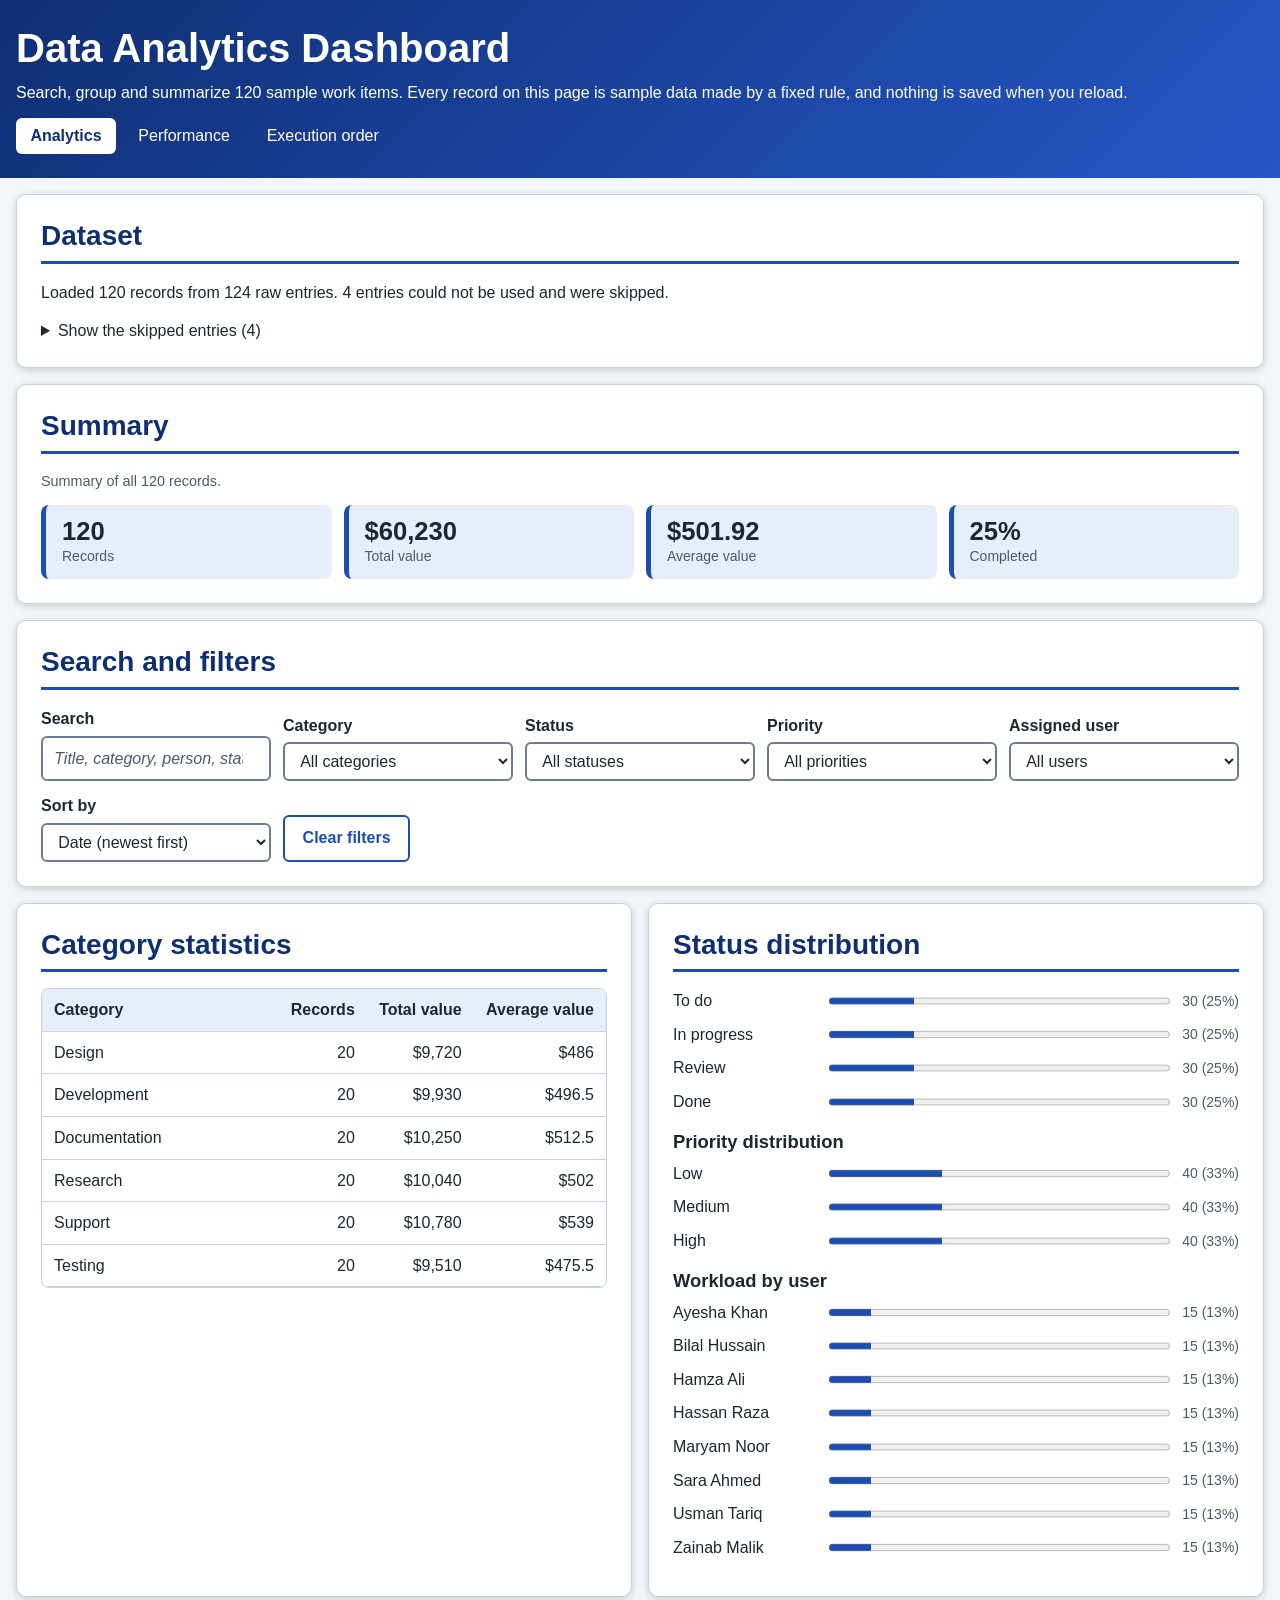
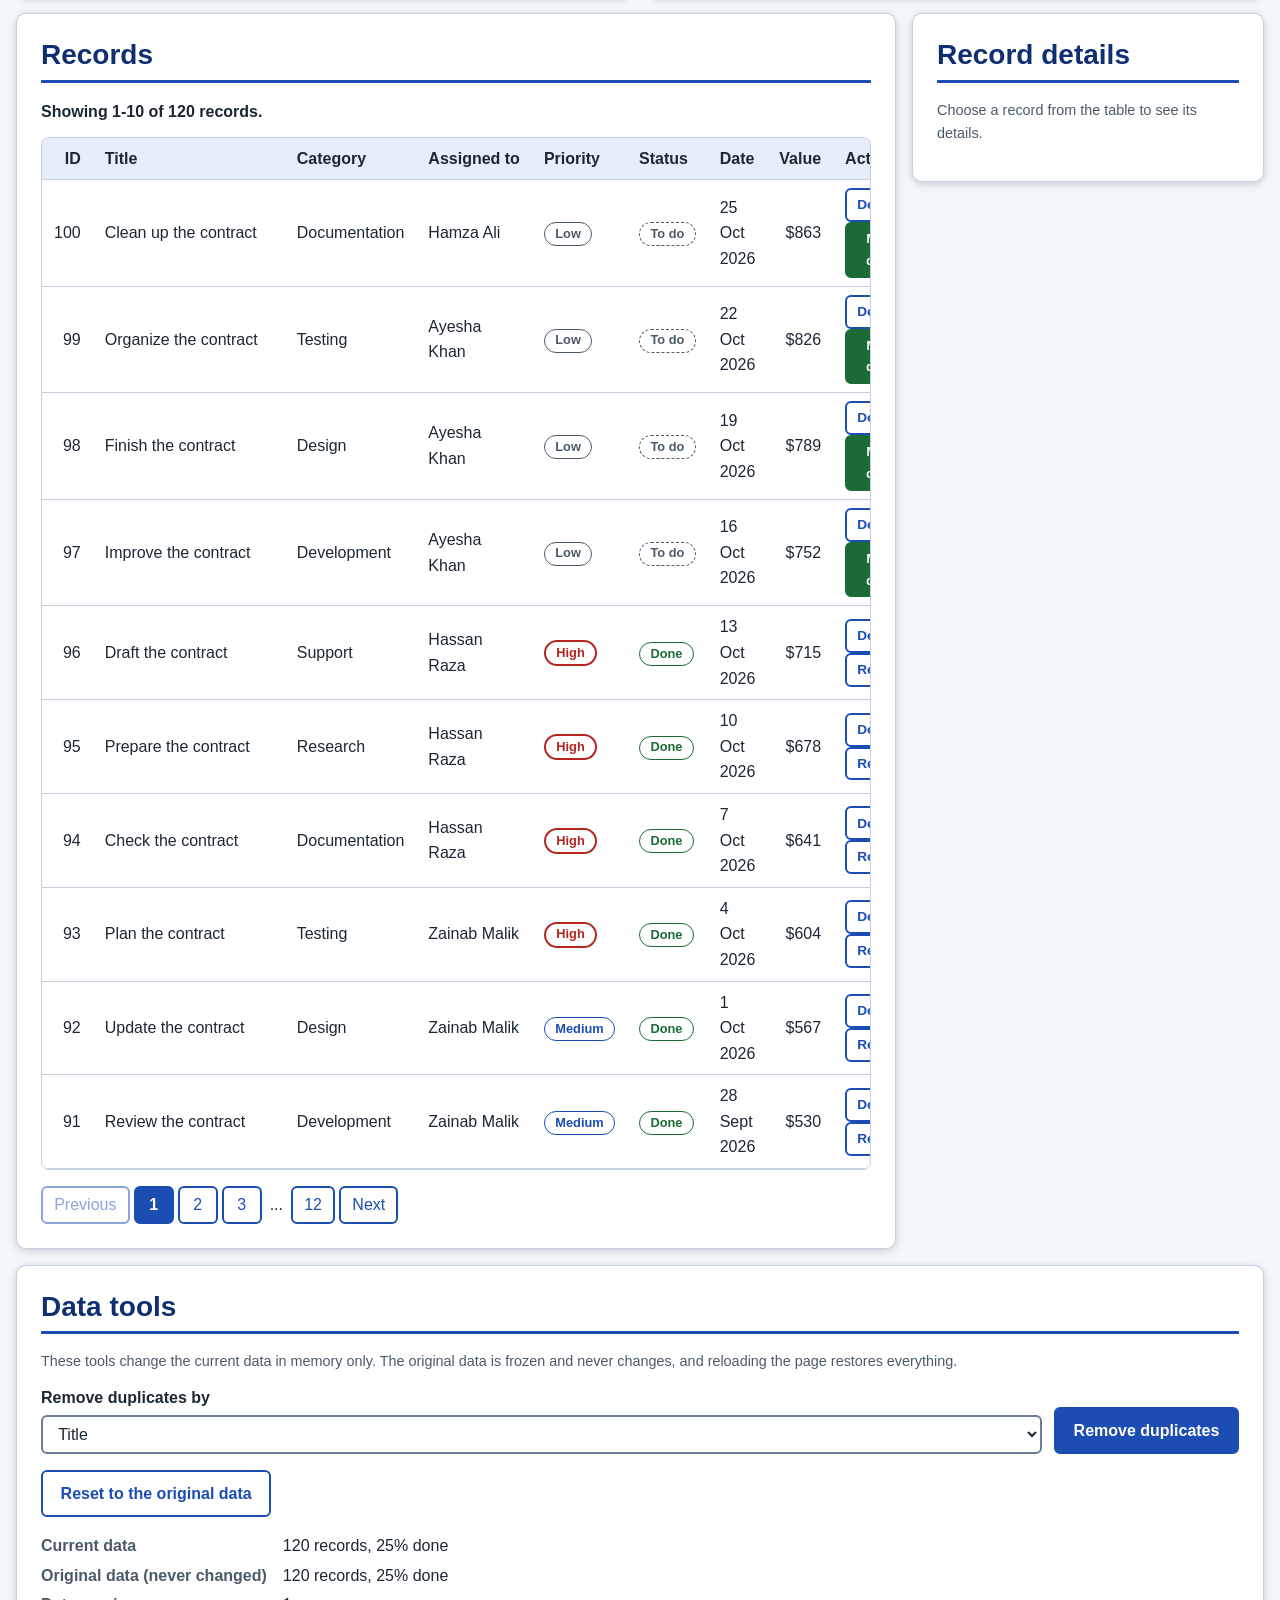
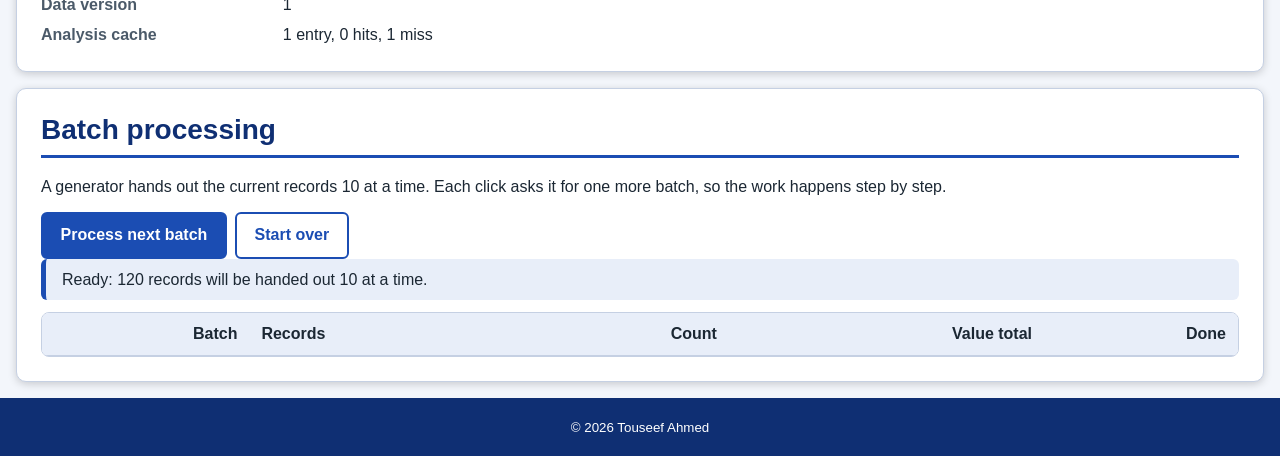
<file: Index.html>
<!DOCTYPE html>
<html lang="en">

<head>
    <meta charset="UTF-8">
    <meta name="viewport" content="width=device-width, initial-scale=1">
    <meta name="description" content="Analytics dashboard for 120 sample records, built with Map, Set, iterators, generators and functional programming.">
    <meta name="author" content="Touseef Ahmed">
    <link rel="stylesheet" href="style.css">
    <script type="module" src="js/pages/dashboard.js"></script>
    <title>Data Analytics Dashboard | Bloomrix</title>
</head>

<body>
    <a class="skip-link" href="#main-content">Skip to main content</a>

    <header class="site-header">
        <h1>Data Analytics Dashboard</h1>
        <p>Search, group and summarize 120 sample work items. Every record on this page is sample data made by a fixed rule, and nothing is saved when you reload.</p>

        <nav class="site-nav" aria-label="Pages">
            <ul>
                <li><a href="index.html" aria-current="page">Analytics</a></li>
                <li><a href="performance.html">Performance</a></li>
                <li><a href="order.html">Execution order</a></li>
            </ul>
        </nav>
    </header>

    <main class="app" id="main-content" tabindex="-1">

        <p class="alert" id="app-error" role="alert" hidden></p>

        <section class="panel" aria-labelledby="data-title">
            <h2 id="data-title">Dataset</h2>
            <p id="data-summary"></p>

            <details id="problem-details" hidden>
                <summary id="problem-summary"></summary>
                <ul id="problem-list"></ul>
            </details>
        </section>

        <section class="panel" aria-labelledby="summary-title">
            <h2 id="summary-title">Summary</h2>
            <p class="hint" id="summary-note"></p>
            <div class="stat-grid" id="summary-grid"></div>
        </section>

        <section class="panel" aria-labelledby="filters-title">
            <h2 id="filters-title">Search and filters</h2>

            <form class="filters" id="filter-form" role="search">
                <div class="field">
                    <label for="search-input">Search</label>
                    <input type="search" id="search-input" name="q" placeholder="Title, category, person, status or id" autocomplete="off">
                </div>

                <div class="field">
                    <label for="category-select">Category</label>
                    <select id="category-select" name="category"></select>
                </div>

                <div class="field">
                    <label for="status-select">Status</label>
                    <select id="status-select" name="status"></select>
                </div>

                <div class="field">
                    <label for="priority-select">Priority</label>
                    <select id="priority-select" name="priority"></select>
                </div>

                <div class="field">
                    <label for="user-select">Assigned user</label>
                    <select id="user-select" name="user"></select>
                </div>

                <div class="field">
                    <label for="sort-select">Sort by</label>
                    <select id="sort-select" name="sort"></select>
                </div>

                <div class="button-row">
                    <button class="btn btn--secondary" type="button" id="clear-filters">Clear filters</button>
                </div>
            </form>
        </section>

        <div class="columns">
            <section class="panel" aria-labelledby="category-title">
                <h2 id="category-title">Category statistics</h2>

                <div class="table-wrap">
                    <table class="data-table">
                        <caption class="visually-hidden">Records, total value and average value for each category</caption>

                        <thead>
                            <tr>
                                <th scope="col">Category</th>
                                <th scope="col" class="num">Records</th>
                                <th scope="col" class="num">Total value</th>
                                <th scope="col" class="num">Average value</th>
                            </tr>
                        </thead>

                        <tbody id="category-body"></tbody>
                    </table>
                </div>
            </section>

            <section class="panel" aria-labelledby="status-title">
                <h2 id="status-title">Status distribution</h2>
                <ul class="bar-list" id="status-list"></ul>

                <h3>Priority distribution</h3>
                <ul class="bar-list" id="priority-list"></ul>

                <h3>Workload by user</h3>
                <ul class="bar-list" id="user-list"></ul>
            </section>
        </div>

        <div class="records-layout">
            <section class="panel records" aria-labelledby="records-title">
                <h2 id="records-title" tabindex="-1">Records</h2>

                <p class="result-count" id="result-count" role="status"></p>

                <p class="empty" id="empty-state" hidden><span id="empty-text"></span> <button class="btn btn--small btn--secondary" type="button" id="empty-clear">Clear filters</button></p>

                <div class="table-wrap" id="table-wrap">
                    <table class="data-table">
                        <caption class="visually-hidden">Records that match the filters</caption>

                        <thead>
                            <tr>
                                <th scope="col" class="num">ID</th>
                                <th scope="col">Title</th>
                                <th scope="col">Category</th>
                                <th scope="col">Assigned to</th>
                                <th scope="col">Priority</th>
                                <th scope="col">Status</th>
                                <th scope="col">Date</th>
                                <th scope="col" class="num">Value</th>
                                <th scope="col">Actions</th>
                            </tr>
                        </thead>

                        <tbody id="record-body"></tbody>
                    </table>
                </div>

                <nav aria-label="Record pages" id="pagination-nav" hidden>
                    <ul class="pagination" id="pagination"></ul>
                </nav>
            </section>

            <aside class="panel details" aria-labelledby="details-title">
                <h2 id="details-title" tabindex="-1">Record details</h2>
                <div id="details-content"></div>
            </aside>
        </div>

        <section class="panel" aria-labelledby="tools-title">
            <h2 id="tools-title">Data tools</h2>
            <p class="hint">These tools change the current data in memory only. The original data is frozen and never changes, and reloading the page restores everything.</p>

            <div class="tools-grid">
                <form class="inline-form" id="dedupe-form">
                    <div class="field">
                        <label for="dedupe-property">Remove duplicates by</label>
                        <select id="dedupe-property" name="property"></select>
                    </div>

                    <button class="btn" type="submit">Remove duplicates</button>
                </form>

                <div class="button-row">
                    <button class="btn btn--secondary" type="button" id="reset-data">Reset to the original data</button>
                </div>
            </div>

            <dl class="fact-list" id="data-facts"></dl>
        </section>

        <section class="panel" aria-labelledby="batch-title">
            <h2 id="batch-title">Batch processing</h2>
            <p>A generator hands out the current records 10 at a time. Each click asks it for one more batch, so the work happens step by step.</p>

            <div class="button-row">
                <button class="btn" type="button" id="next-batch">Process next batch</button>
                <button class="btn btn--secondary" type="button" id="restart-batches">Start over</button>
            </div>

            <p class="message" id="batch-status" role="status"></p>

            <div class="table-wrap">
                <table class="data-table">
                    <caption class="visually-hidden">Processed batches</caption>

                    <thead>
                        <tr>
                            <th scope="col" class="num">Batch</th>
                            <th scope="col">Records</th>
                            <th scope="col" class="num">Count</th>
                            <th scope="col" class="num">Value total</th>
                            <th scope="col" class="num">Done</th>
                        </tr>
                    </thead>

                    <tbody id="batch-body"></tbody>
                </table>
            </div>
        </section>
    </main>

    <div class="toast-area" id="toast-area" role="status"></div>

    <noscript>
        <p class="alert">This page needs JavaScript to load and process the records.</p>
    </noscript>

    <footer class="site-footer">
        <p><small>&copy; 2026 Touseef Ahmed</small></p>
    </footer>
</body>

</html>
</file>
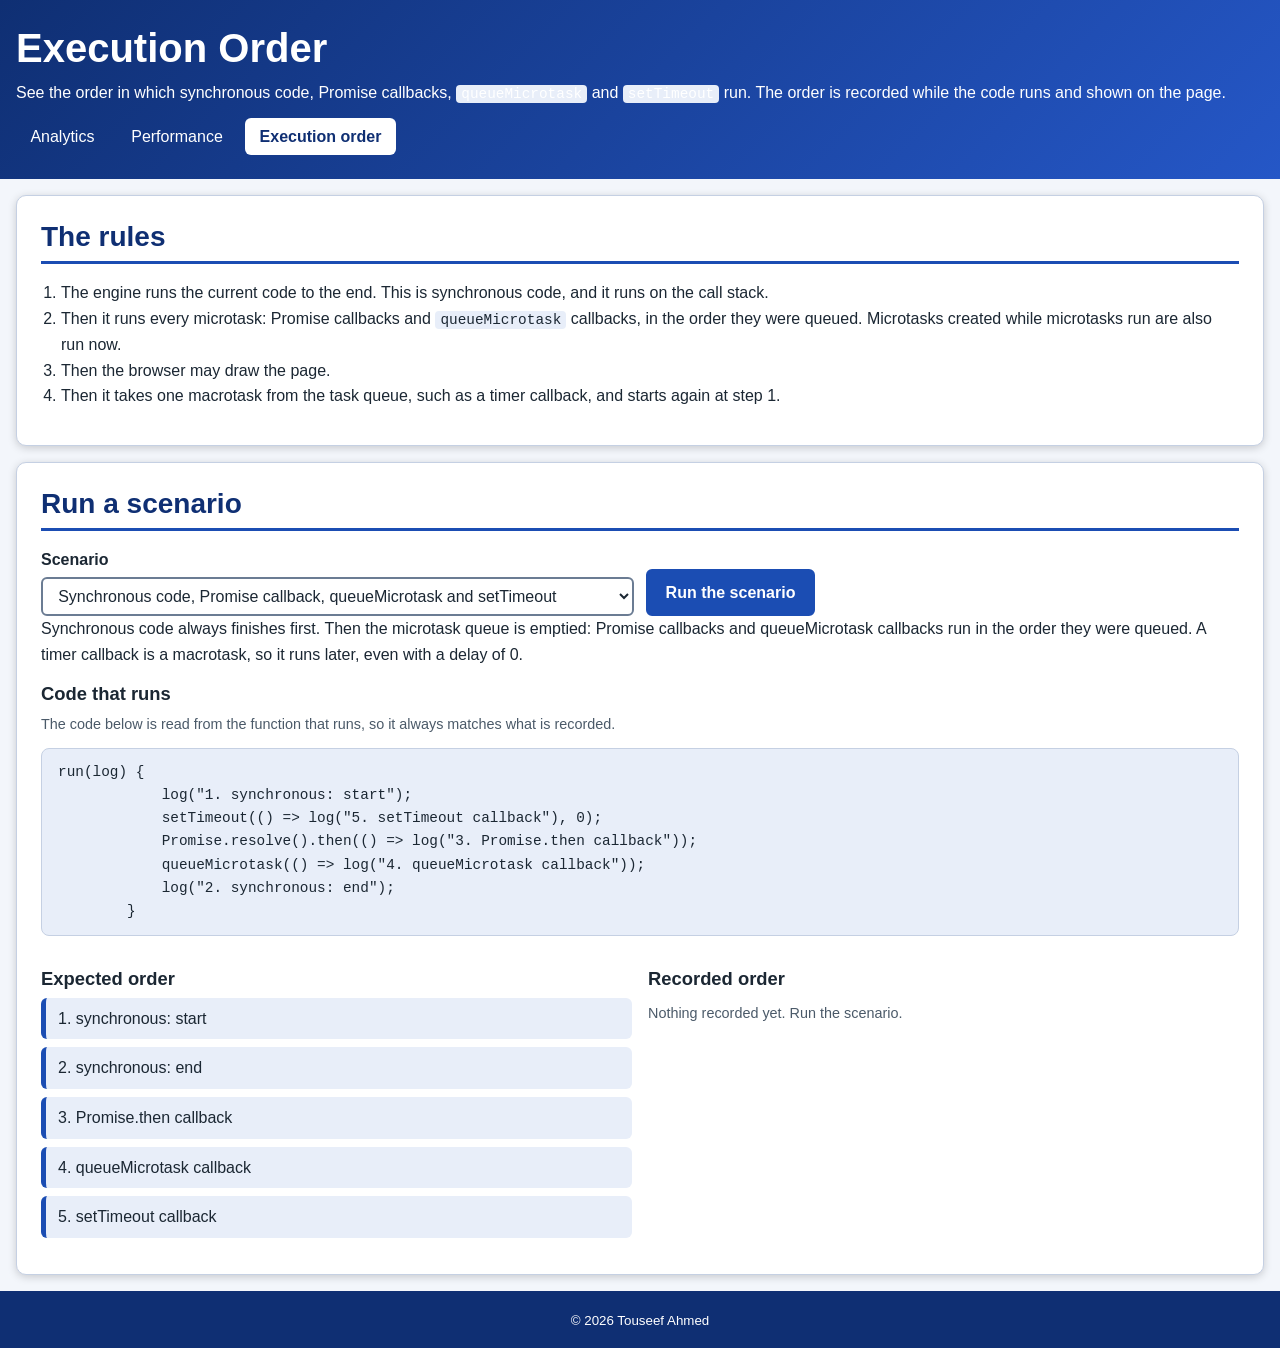
<file: order.html>
<!DOCTYPE html>
<html lang="en">

<head>
    <meta charset="UTF-8">
    <meta name="viewport" content="width=device-width, initial-scale=1">
    <meta name="description" content="Shows the order in which synchronous code, Promise callbacks, queueMicrotask and setTimeout run.">
    <meta name="author" content="Touseef Ahmed">
    <link rel="stylesheet" href="style.css">
    <script type="module" src="js/pages/order.js"></script>
    <title>Execution Order | Bloomrix</title>
</head>

<body>
    <a class="skip-link" href="#main-content">Skip to main content</a>

    <header class="site-header">
        <h1>Execution Order</h1>
        <p>See the order in which synchronous code, Promise callbacks, <code>queueMicrotask</code> and <code>setTimeout</code> run. The order is recorded while the code runs and shown on the page.</p>

        <nav class="site-nav" aria-label="Pages">
            <ul>
                <li><a href="index.html">Analytics</a></li>
                <li><a href="performance.html">Performance</a></li>
                <li><a href="order.html" aria-current="page">Execution order</a></li>
            </ul>
        </nav>
    </header>

    <main class="app" id="main-content" tabindex="-1">

        <section class="panel" aria-labelledby="rules-title">
            <h2 id="rules-title">The rules</h2>
            <ol>
                <li>The engine runs the current code to the end. This is synchronous code, and it runs on the call stack.</li>
                <li>Then it runs every microtask: Promise callbacks and <code>queueMicrotask</code> callbacks, in the order they were queued. Microtasks created while microtasks run are also run now.</li>
                <li>Then the browser may draw the page.</li>
                <li>Then it takes one macrotask from the task queue, such as a timer callback, and starts again at step 1.</li>
            </ol>
        </section>

        <section class="panel" aria-labelledby="demo-title">
            <h2 id="demo-title">Run a scenario</h2>

            <form class="filters" id="order-form">
                <div class="field">
                    <label for="scenario-select">Scenario</label>
                    <select id="scenario-select" name="scenario"></select>
                </div>

                <div class="button-row">
                    <button class="btn" type="submit" id="run-scenario">Run the scenario</button>
                </div>
            </form>

            <p id="scenario-description"></p>

            <h3>Code that runs</h3>
            <p class="hint">The code below is read from the function that runs, so it always matches what is recorded.</p>
            <pre class="code-block"><code id="scenario-code"></code></pre>

            <div class="compare">
                <div>
                    <h3>Expected order</h3>
                    <ol class="order-list" id="expected-list"></ol>
                </div>

                <div>
                    <h3>Recorded order</h3>
                    <ol class="order-list" id="actual-list"></ol>
                    <p class="hint" id="actual-empty">Nothing recorded yet. Run the scenario.</p>
                </div>
            </div>

            <p class="message" id="verdict" role="status"></p>
        </section>

    </main>

    <noscript>
        <p class="alert">This page needs JavaScript to run the scenarios.</p>
    </noscript>

    <footer class="site-footer">
        <p><small>&copy; 2026 Touseef Ahmed</small></p>
    </footer>
</body>

</html>
</file>
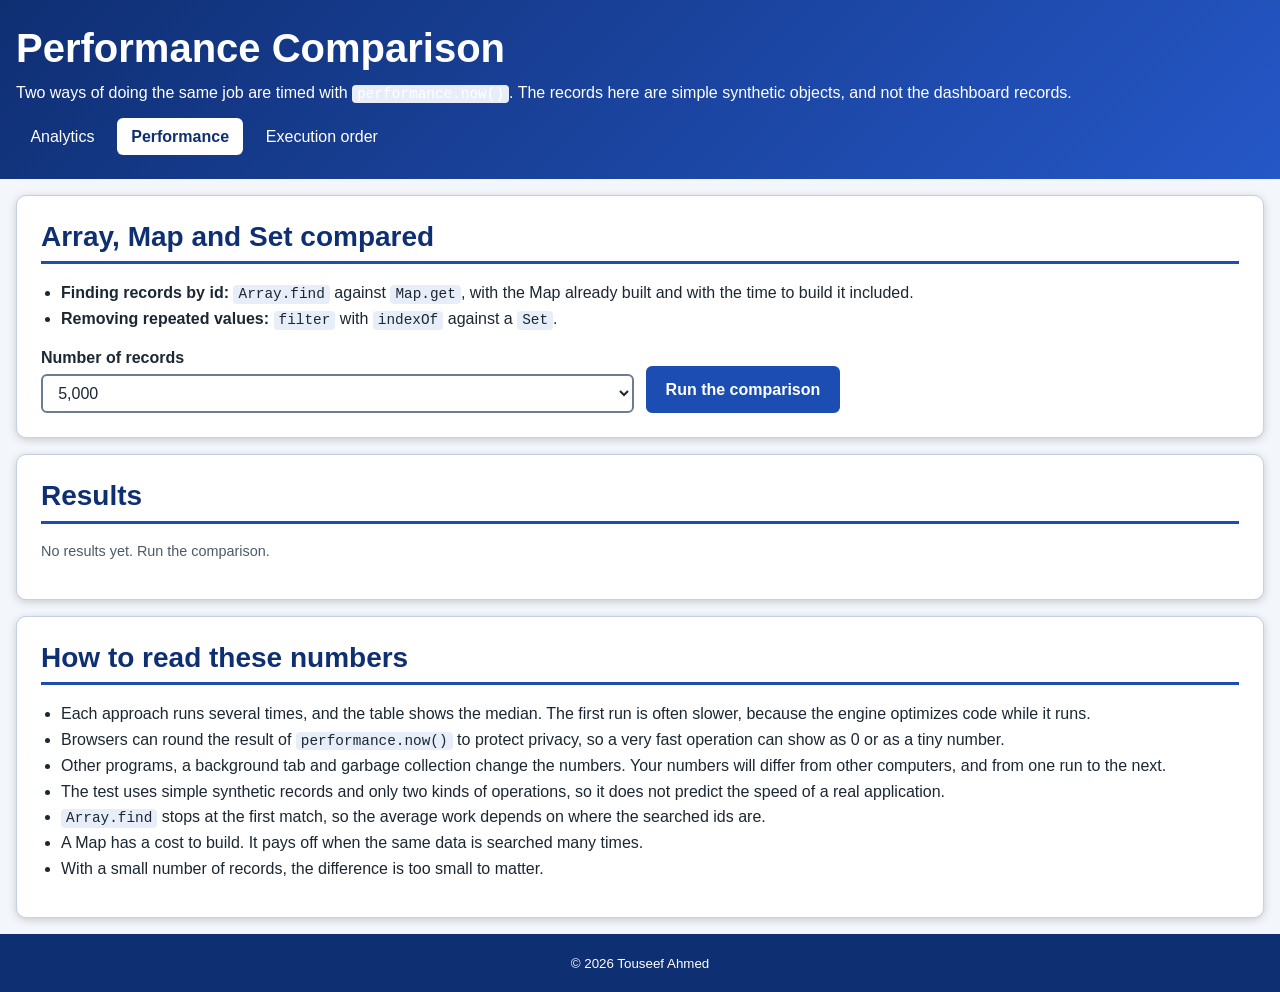
<file: performance.html>
<!DOCTYPE html>
<html lang="en">

<head>
    <meta charset="UTF-8">
    <meta name="viewport" content="width=device-width, initial-scale=1">
    <meta name="description" content="Compares the speed of arrays, Maps and Sets for two common operations, measured with performance.now().">
    <meta name="author" content="Touseef Ahmed">
    <link rel="stylesheet" href="style.css">
    <script type="module" src="js/pages/performance.js"></script>
    <title>Performance Comparison | Bloomrix</title>
</head>

<body>
    <a class="skip-link" href="#main-content">Skip to main content</a>

    <header class="site-header">
        <h1>Performance Comparison</h1>
        <p>Two ways of doing the same job are timed with <code>performance.now()</code>. The records here are simple synthetic objects, and not the dashboard records.</p>

        <nav class="site-nav" aria-label="Pages">
            <ul>
                <li><a href="index.html">Analytics</a></li>
                <li><a href="performance.html" aria-current="page">Performance</a></li>
                <li><a href="order.html">Execution order</a></li>
            </ul>
        </nav>
    </header>

    <main class="app" id="main-content" tabindex="-1">

        <section class="panel" aria-labelledby="perf-title">
            <h2 id="perf-title">Array, Map and Set compared</h2>

            <ul>
                <li><strong>Finding records by id:</strong> <code>Array.find</code> against <code>Map.get</code>, with the Map already built and with the time to build it included.</li>
                <li><strong>Removing repeated values:</strong> <code>filter</code> with <code>indexOf</code> against a <code>Set</code>.</li>
            </ul>

            <form class="filters" id="perf-form">
                <div class="field">
                    <label for="size-select">Number of records</label>
                    <select id="size-select" name="size"></select>
                </div>

                <div class="button-row">
                    <button class="btn" type="submit" id="run-button">Run the comparison</button>
                </div>
            </form>

            <p class="message" id="perf-status" role="status"></p>
        </section>

        <section class="panel" aria-labelledby="results-title">
            <h2 id="results-title">Results</h2>
            <p class="hint" id="results-empty">No results yet. Run the comparison.</p>
            <div id="lookup-result"></div>
            <div id="duplicate-result"></div>
        </section>

        <section class="panel" aria-labelledby="limits-title">
            <h2 id="limits-title">How to read these numbers</h2>
            <ul>
                <li>Each approach runs several times, and the table shows the median. The first run is often slower, because the engine optimizes code while it runs.</li>
                <li>Browsers can round the result of <code>performance.now()</code> to protect privacy, so a very fast operation can show as 0 or as a tiny number.</li>
                <li>Other programs, a background tab and garbage collection change the numbers. Your numbers will differ from other computers, and from one run to the next.</li>
                <li>The test uses simple synthetic records and only two kinds of operations, so it does not predict the speed of a real application.</li>
                <li><code>Array.find</code> stops at the first match, so the average work depends on where the searched ids are.</li>
                <li>A Map has a cost to build. It pays off when the same data is searched many times.</li>
                <li>With a small number of records, the difference is too small to matter.</li>
            </ul>
        </section>

    </main>

    <noscript>
        <p class="alert">This page needs JavaScript to run the comparison.</p>
    </noscript>

    <footer class="site-footer">
        <p><small>&copy; 2026 Touseef Ahmed</small></p>
    </footer>
</body>

</html>
</file>
<file: style.css>
:root {
    --color-bg: #f3f6fb;
    --color-surface: #ffffff;
    --color-surface-alt: #e8eef9;
    --color-text: #1b2733;
    --color-muted: #4b5a69;
    --color-primary: #1b4db3;
    --color-primary-dark: #0f2f73;
    --color-on-primary: #ffffff;
    --color-border: #c5d0e3;
    --color-input-border: #6b7c93;
    --color-success: #1a6b35;
    --color-warning: #8a4a00;
    --color-danger: #b3261e;
    --color-focus: #b45309;
    --space-1: 0.25rem;
    --space-2: 0.5rem;
    --space-3: 0.75rem;
    --space-4: 1rem;
    --space-5: 1.5rem;
    --space-6: 2.5rem;
    --radius: 10px;
    --shadow: 0 2px 8px rgba(0, 0, 0, 0.18);
}

@media (prefers-color-scheme: dark) {
    :root {
        --color-bg: #0f1722;
        --color-surface: #17212f;
        --color-surface-alt: #1f2d42;
        --color-text: #e6edf5;
        --color-muted: #a8b5c4;
        --color-primary: #7aa7ff;
        --color-primary-dark: #a9c4ff;
        --color-on-primary: #0b1220;
        --color-border: #33445c;
        --color-input-border: #7f93ad;
        --color-success: #4ade80;
        --color-warning: #fbbf24;
        --color-danger: #f87171;
        --color-focus: #fbbf24;
        --shadow: 0 2px 8px rgba(0, 0, 0, 0.5);
    }
}

* {
    box-sizing: border-box;
}

body {
    background-color: var(--color-bg);
    color: var(--color-text);
    font-family: Arial, Helvetica, sans-serif;
    line-height: 1.6;
    margin: 0;
}

h1,
h2,
h3,
h4 {
    line-height: 1.2;
    margin: 0 0 var(--space-2);
}

h1 {
    font-size: clamp(1.75rem, 1.3rem + 2vw, 2.5rem);
}

h2 {
    color: var(--color-primary-dark);
    font-size: clamp(1.3rem, 1.1rem + 1vw, 1.75rem);
}

h3 {
    font-size: 1.15rem;
    margin-block-start: var(--space-4);
}

h4 {
    font-size: 1rem;
}

p {
    margin: 0 0 var(--space-3);
}

ul,
ol {
    margin: 0 0 var(--space-3);
    padding-left: 1.25rem;
}

a:link,
a:visited {
    color: var(--color-primary);
}

code {
    background-color: var(--color-surface-alt);
    border-radius: 4px;
    font-family: "Courier New", Courier, monospace;
    font-size: 0.9em;
    padding: 0.1em 0.35em;
}

:is(a, button, input, select, [tabindex]):focus-visible {
    outline: 3px solid var(--color-focus);
    outline-offset: 2px;
}

.visually-hidden {
    block-size: 1px;
    clip-path: inset(50%);
    inline-size: 1px;
    margin: -1px;
    overflow: hidden;
    padding: 0;
    position: absolute;
    white-space: nowrap;
}

.skip-link {
    background-color: var(--color-primary);
    border-end-end-radius: var(--radius);
    color: var(--color-on-primary);
    inset-block-start: 0;
    inset-inline-start: 0;
    padding: var(--space-2) var(--space-4);
    position: fixed;
    transform: translateY(-120%);
    z-index: 100;
}

.skip-link:focus-visible {
    transform: none;
}

.site-header {
    background: linear-gradient(135deg, #0f2f73, #2557c7);
    color: #ffffff;
    padding: var(--space-5) var(--space-4);
}

.site-header > * {
    margin-inline: auto;
    max-width: 80rem;
}

.site-header h1 {
    color: #ffffff;
}

.site-nav ul {
    display: flex;
    flex-wrap: wrap;
    gap: var(--space-2);
    list-style-type: none;
    margin-block-end: 0;
    padding: 0;
}

.site-nav a {
    border-radius: 6px;
    display: block;
    padding: 0.35rem 0.9rem;
    text-decoration: none;
}

.site-nav a:link,
.site-nav a:visited {
    color: #ffffff;
}

.site-nav a:hover {
    background-color: rgba(255, 255, 255, 0.2);
}

.site-nav a[aria-current="page"] {
    background-color: #ffffff;
    color: #0f2f73;
    font-weight: 700;
}

.site-header :focus-visible {
    outline-color: #ffd54f;
}

.app {
    display: grid;
    gap: var(--space-4);
    margin: 0 auto;
    max-width: 80rem;
    padding: var(--space-4);
}

.panel {
    background-color: var(--color-surface);
    border: 1px solid var(--color-border);
    border-radius: var(--radius);
    box-shadow: var(--shadow);
    min-width: 0;
    padding: var(--space-5);
}

.panel > h2 {
    border-block-end: 3px solid var(--color-primary);
    margin-block-end: var(--space-4);
    padding-block-end: var(--space-2);
}

.columns,
.records-layout,
.tools-grid {
    display: grid;
    gap: var(--space-4);
    grid-template-columns: minmax(0, 1fr);
}

@media (min-width: 48em) {
    .columns {
        grid-template-columns: repeat(2, minmax(0, 1fr));
    }
}

@media (min-width: 64em) {
    .records-layout {
        grid-template-columns: minmax(0, 1fr) 22rem;
    }

    .details {
        align-self: start;
        inset-block-start: var(--space-4);
        max-height: calc(100vh - 2rem);
        overflow-y: auto;
        position: sticky;
    }
}


.btn {
    background-color: var(--color-primary);
    border: 2px solid var(--color-primary);
    border-radius: 6px;
    color: var(--color-on-primary);
    cursor: pointer;
    font: inherit;
    font-weight: 600;
    padding: 0.55em 1.1em;
    transition: transform 0.2s ease-in-out;
}

.btn:hover:enabled {
    transform: translateY(-2px);
}

.btn:active:enabled {
    transform: scale(0.97);
}

.btn:disabled {
    cursor: not-allowed;
    opacity: 0.5;
}

.btn--secondary {
    background-color: transparent;
    color: var(--color-primary);
}

.btn--success {
    background-color: var(--color-success);
    border-color: var(--color-success);
    color: var(--color-bg);
}

.btn--small {
    font-size: 0.85rem;
    padding: 0.3em 0.75em;
}

.button-row {
    display: flex;
    flex-wrap: wrap;
    gap: var(--space-2);
}

.filters {
    align-items: end;
    display: grid;
    gap: var(--space-3);
    grid-template-columns: repeat(auto-fit, minmax(min(100%, 12rem), 1fr));
}

.field {
    display: grid;
    gap: var(--space-1);
}

label {
    font-weight: 700;
}

:is(input, select) {
    background-color: var(--color-surface);
    border: 2px solid var(--color-input-border);
    border-radius: 6px;
    color: var(--color-text);
    font: inherit;
    padding: 0.5em 0.7em;
    width: 100%;
}

::placeholder {
    color: var(--color-muted);
    font-style: italic;
}

.inline-form {
    align-items: end;
    display: flex;
    flex-wrap: wrap;
    gap: var(--space-3);
}

.inline-form .field {
    flex: 1 1 12rem;
}

.stat-grid {
    display: grid;
    gap: var(--space-3);
    grid-template-columns: repeat(auto-fit, minmax(min(100%, 11rem), 1fr));
}

.stat {
    background-color: var(--color-surface-alt);
    border-inline-start: 5px solid var(--color-primary);
    border-radius: 8px;
    display: grid;
    padding: var(--space-3) var(--space-4);
}

.stat__value {
    font-size: 1.6rem;
    font-weight: 700;
    line-height: 1.1;
}

.stat__label {
    color: var(--color-muted);
    font-size: 0.875rem;
}

.bar-list {
    display: grid;
    gap: var(--space-2);
    list-style-type: none;
    margin: 0 0 var(--space-3);
    padding: 0;
}

.bar-list__item {
    align-items: center;
    column-gap: var(--space-3);
    display: grid;
    grid-template-columns: minmax(6rem, 9rem) minmax(0, 1fr) auto;
}

progress {
    accent-color: var(--color-primary);
    block-size: 0.9rem;
    inline-size: 100%;
}

.bar-list__count {
    color: var(--color-muted);
    font-size: 0.875rem;
    text-align: end;
    white-space: nowrap;
}

.badge {
    border: 1px solid currentColor;
    border-radius: 999px;
    color: var(--badge-color, var(--color-muted));
    display: inline-block;
    font-size: 0.8rem;
    font-weight: 700;
    padding: 0.05rem 0.65rem;
    white-space: nowrap;
}

.badge--todo {
    border-style: dashed;
}

.badge--progress {
    --badge-color: var(--color-warning);
}

.badge--review {
    --badge-color: var(--color-primary);
    border-style: dotted;
    border-width: 2px;
}

.badge--done {
    --badge-color: var(--color-success);
}

.badge--medium {
    --badge-color: var(--color-primary);
}

.badge--high {
    --badge-color: var(--color-danger);
    border-width: 2px;
}

.badge--edited {
    background-color: var(--color-warning);
    border-color: var(--color-warning);
    color: var(--color-bg);
}

.badge--viewed {
    border-style: dashed;
}

.hint {
    color: var(--color-muted);
    font-size: 0.9rem;
}

.message {
    background-color: var(--color-surface-alt);
    border-inline-start: 5px solid var(--color-primary);
    border-radius: 6px;
    padding: var(--space-2) var(--space-4);
}

.message:empty {
    display: none;
}

.alert {
    background-color: var(--color-surface-alt);
    border-inline-start: 5px solid var(--color-danger);
    border-radius: 6px;
    margin: 0;
    padding: var(--space-3) var(--space-4);
}

.empty {
    background-color: var(--color-surface-alt);
    border: 2px dashed var(--color-input-border);
    border-radius: var(--radius);
    padding: var(--space-4);
}

.result-count {
    font-weight: 700;
}

.result-count:empty {
    display: none;
}

.toast-area {
    display: grid;
    gap: var(--space-2);
    inset-block-end: var(--space-4);
    inset-inline-end: var(--space-4);
    max-width: min(24rem, calc(100% - 2rem));
    position: fixed;
    z-index: 50;
}

.toast {
    animation: toast-in 0.25s ease-out;
    background-color: var(--color-surface);
    border: 1px solid var(--color-border);
    border-inline-start: 6px solid var(--color-primary);
    border-radius: 6px;
    box-shadow: var(--shadow);
    margin: 0;
    padding: var(--space-3) var(--space-4);
}

.toast--success {
    border-inline-start-color: var(--color-success);
}

.toast--error {
    border-inline-start-color: var(--color-danger);
}

@keyframes toast-in {
    from {
        opacity: 0;
        transform: translateY(0.5rem);
    }
}


.table-wrap {
    border: 1px solid var(--color-border);
    border-radius: 8px;
    overflow-x: auto;
}

.data-table {
    border-collapse: collapse;
    inline-size: 100%;
}

.data-table th,
.data-table td {
    border-block-end: 1px solid var(--color-border);
    padding: var(--space-2) var(--space-3);
    text-align: start;
    vertical-align: middle;
}

.data-table th {
    background-color: var(--color-surface-alt);
    white-space: nowrap;
}

.data-table tbody tr:hover {
    background-color: var(--color-surface-alt);
}

.data-table .num {
    text-align: end;
}

.data-table td:nth-child(2) {
    min-inline-size: 12rem;
}

.pagination {
    display: flex;
    flex-wrap: wrap;
    gap: var(--space-1);
    list-style-type: none;
    margin: var(--space-4) 0 0;
    padding: 0;
}

.pagination__button {
    background-color: var(--color-surface);
    border: 2px solid var(--color-primary);
    border-radius: 6px;
    color: var(--color-primary);
    cursor: pointer;
    font: inherit;
    min-inline-size: 2.5rem;
    padding: 0.25em 0.7em;
}

.pagination__button:hover:enabled {
    background-color: var(--color-surface-alt);
}

.pagination__button[aria-current="page"] {
    background-color: var(--color-primary);
    color: var(--color-on-primary);
    font-weight: 700;
}

.pagination__button:disabled {
    cursor: not-allowed;
    opacity: 0.5;
}

.pagination__gap {
    align-self: center;
    padding-inline: var(--space-1);
}

.fact-list {
    display: grid;
    gap: var(--space-1) var(--space-4);
    grid-template-columns: auto 1fr;
    margin: var(--space-4) 0 0;
}

.fact-list dt {
    color: var(--color-muted);
    font-weight: 700;
}

.fact-list dd {
    margin: 0;
}

.details__heading {
    color: var(--color-muted);
    font-size: 0.85rem;
    letter-spacing: 0.05em;
    margin-block-start: var(--space-3);
    text-transform: uppercase;
}

.plain-list {
    font-size: 0.9rem;
}

.code-block {
    background-color: var(--color-surface-alt);
    border: 1px solid var(--color-border);
    border-radius: 8px;
    margin: 0 0 var(--space-4);
    overflow-x: auto;
    padding: var(--space-3) var(--space-4);
}

.code-block code {
    background: none;
    padding: 0;
}

.compare {
    display: grid;
    gap: var(--space-4);
    grid-template-columns: repeat(auto-fit, minmax(min(100%, 18rem), 1fr));
}

.order-list {
    list-style-type: none;
    margin: 0 0 var(--space-3);
    padding: 0;
}

.order-list li {
    background-color: var(--color-surface-alt);
    border-inline-start: 5px solid var(--color-primary);
    border-radius: 6px;
    margin-block-end: var(--space-2);
    padding: var(--space-2) var(--space-3);
}

.order-list .is-match {
    border-inline-start-color: var(--color-success);
}

.order-list .is-different {
    border-inline-start-color: var(--color-danger);
    font-weight: 700;
}

.site-footer {
    background-color: #0f2f73;
    color: #ffffff;
    padding: var(--space-4);
    text-align: center;
}

.site-footer p {
    margin: 0;
}

@media (prefers-reduced-motion: reduce) {

    *,
    *::before,
    *::after {
        animation: none;
        transition: none;
    }
}

[hidden] {
    display: none;
}
</file>
